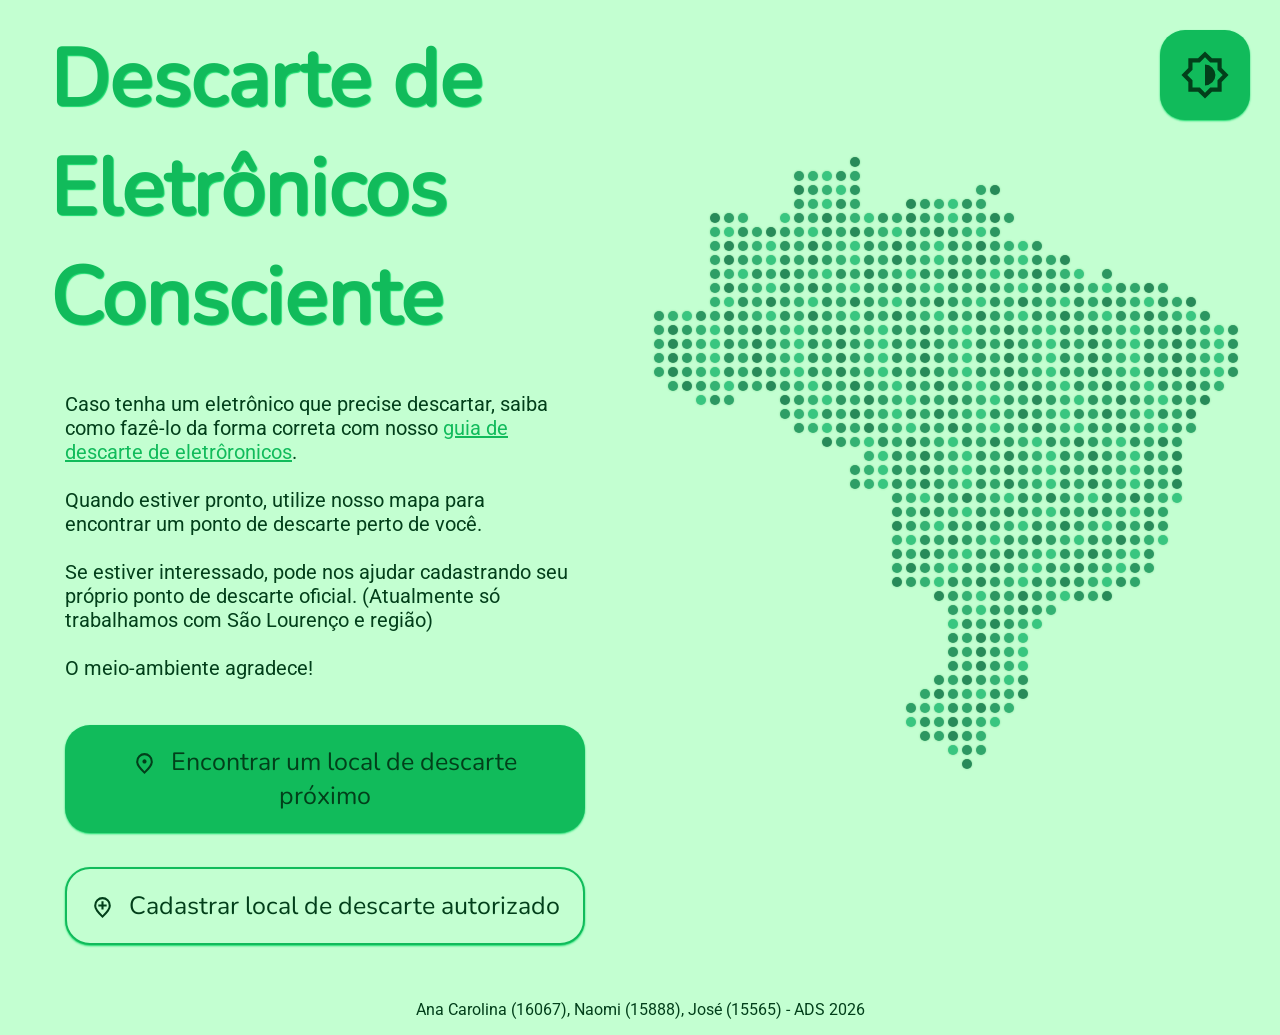
<file: index.html>
<!doctype html>
<link rel="stylesheet" href="style.css">

<html lang="pt-BR">
  
<head>
    <meta charset="utf-8">
    <meta name="viewport" content="width=device-width, initial-scale=1">
    <title>Descarte Consciente</title>
    <link rel="icon" href="imgs/recicle.png">
    <script src="scripts/theme.js" defer></script>
</head>

<body>

<main>
<div class="split">
    <div class="column">

        <!-- Title -->
        <div class = "title">
            <h1>
                Descarte de <br> 
                Eletrônicos <br> 
                Consciente
            </h1>
        </div>
        
        <!-- Paragraph -->
        <div class="text">
            Caso tenha um eletrônico que precise descartar, saiba como fazê-lo da forma correta com nosso
            <a href = "docs/Guia de Descarte.pdf">guia de descarte de eletrôronicos</a>.
            <br>
            <br>
            Quando estiver pronto, utilize nosso mapa para encontrar um ponto de descarte perto de você.
            <br>
            <br>
            Se estiver interessado, pode nos ajudar cadastrando seu próprio ponto de descarte oficial.
            (Atualmente só trabalhamos com São Lourenço e região)
            <br>
            <br>
            O meio-ambiente agradece!
        </div>

        <!-- Buttons -->
        <div class="container">
            <button onclick="window.location.href='map.php'">
                
                <svg class="icon">
                <use href="icons.svg#iconPin"></use>
                </svg> 
                Encontrar um local de descarte próximo
                
            </button>
            <br>
            <br>

            <div class="button2">
            <button onclick="window.location.href='form.html'">
                
                <svg class="icon">
                    <use href="icons.svg#iconPinPlus"></use>
                </svg> 

                Cadastrar local de descarte autorizado
                
            </button>
            </div>
            
        </div>
    </div>

    <div class= "column">

    <div class="smallButton">
        <button id="toggle"> 
            <svg class="icon">
                <use href="icons.svg#iconToggle"></use>
            </svg>    
        </button>
        
    </div> 
        <!-- Brazil Map -->

        <!-- The container where JS will inject all dot elements.
            Its dimensions are set programmatically by map.js. -->
        <div id="map-canvas"></div>

        <!-- Tooltip element — shown briefly after a dot is clicked.
            Visibility is toggled via the data-visible attribute in JS. -->
        <!--div id="tooltip"></div-->

        <!-- Dot-map script — deferred so the DOM is ready when it runs -->
        <script src="scripts/dotMap.js" defer></script>

    </div>
</main>

<footer>
    <p> <br> Ana Carolina (16067), Naomi (15888), José (15565) - ADS 2026 </p>  
</footer>

</body>
</html>
</file>
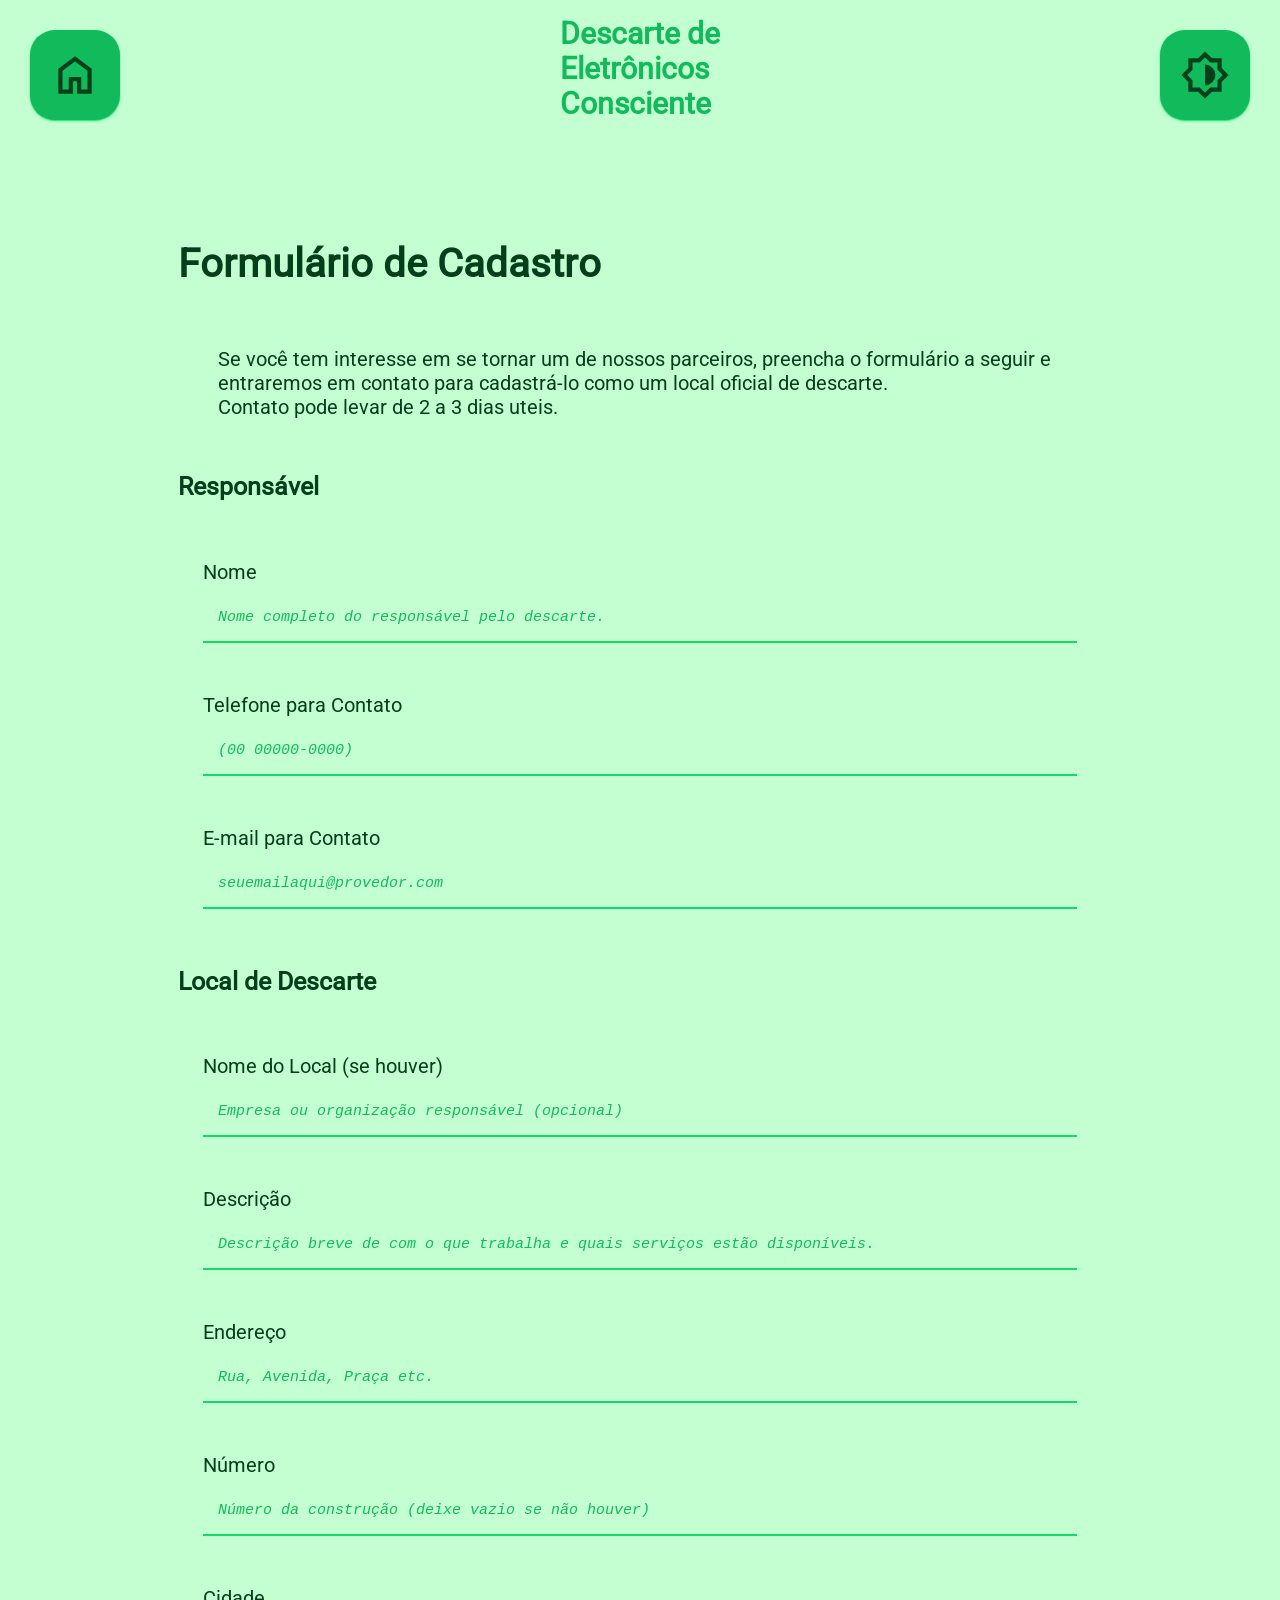
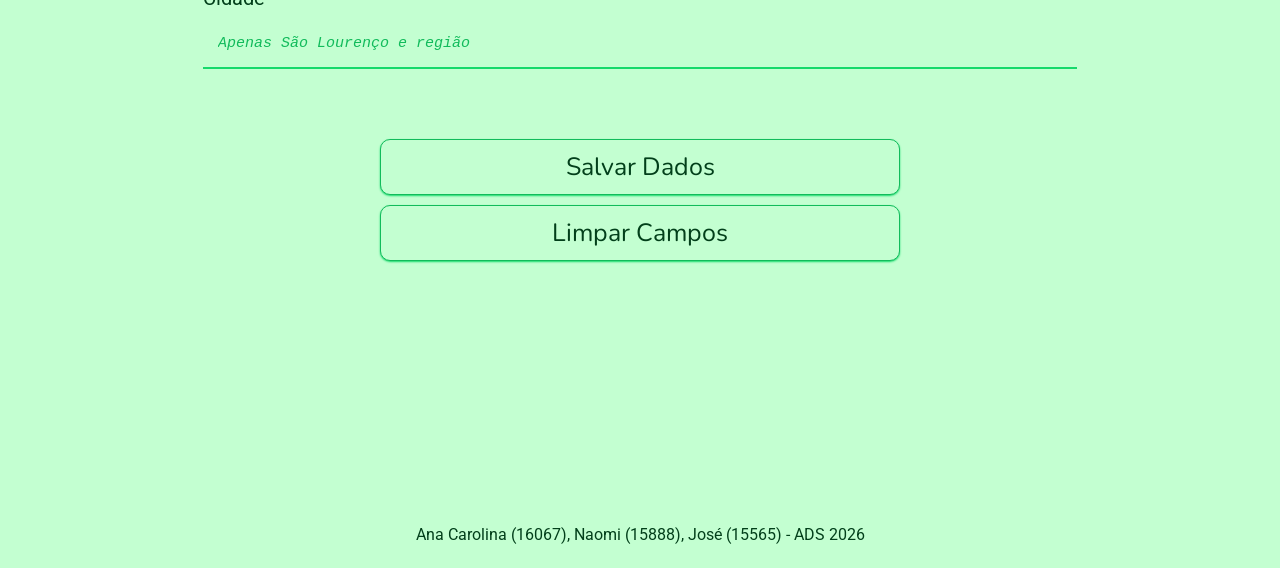
<file: form.html>
<!doctype html>
<link rel="stylesheet" href="style.css">
<html lang="pt-BR">
  
<head>
    <meta charset="utf-8">
    <meta name="viewport" content="width=device-width, initial-scale=1">
    <title>Descarte Consciente</title>
    <link rel="icon" href="imgs/recicle.png">
    <script src="scripts/theme.js" defer></script>
</head>

<body> 
<header>
    <div class="smallButton">
        <button onclick="window.location.href='index.html'"> 
           <svg class="icon">
                <use href="icons.svg#iconHome"></use>
            </svg> 
        </button>
    </div>
    
    <div class="bar">
        <h2>
            Descarte de <br>
            Eletrônicos <br>
            Consciente <br>
            </h2>
    </div>

    <div class="smallButton">
    <button id="toggle"> 
        <svg class="icon">
            <use href="icons.svg#iconToggle"></use>
        </svg>      
    </button>
    </div>
</header>

<main>

    <div class="form">
        <div class="bg">
            <h3> Formulário de Cadastro </h3>
            <div class="box">
            Se você tem interesse em se tornar um de nossos parceiros, preencha o formulário a seguir e entraremos em contato para
            cadastrá-lo como um local oficial de descarte. <br> Contato pode levar de 2 a 3 dias uteis.
            </div>

                <form method="post" action="cadastro.php">
                <h4> Responsável </h4>
            
            <div class = "field">
                <label for="nome">Nome</label>
                <input type="text" name="nome" placeholder="Nome completo do responsável pelo descarte." required>
            </div>

            <div class="field">
                <label for="telefone">Telefone para Contato</label>
                <input type="number" name="telefone" placeholder="(00 00000-0000)">
            </div>

            <div class="field">
                <label for="email">E-mail para Contato</label>
                <input type="text" name="email" placeholder="seuemailaqui@provedor.com">
            </div>
            
            <h4> Local de Descarte </h4>
            <div class="field">
                <label for="nomeLocal">Nome do Local (se houver)</label>
                <input type="text" name="nomeLocal" placeholder="Empresa ou organização responsável (opcional)">
            </div>
            
            <div class="field">
                <label for="desc">Descrição</label>
                <input type="text" name="desc" placeholder="Descrição breve de com o que trabalha e quais serviços estão disponíveis." required>
            </div>
           
            <div class="field">
                <label for="local">Endereço</label>
                <input type="text" name="local" placeholder="Rua, Avenida, Praça etc." required>
            </div>

            <div class="field">
                <label for="numero">Número</label>
                <input type="number" name="numero" placeholder="Número da construção (deixe vazio se não houver)">
            </div>

            <div class="field">
                <label for="cidade">Cidade</label>
                <input type="text" name="cidade" placeholder="Apenas São Lourenço e região">
            </div>
            
            <div class="container">
            <div class="field">
                <button type="submit" class="btn_line" >Salvar Dados</button>
                <button type="reset" class="btn_line">Limpar Campos</button>
            </div>
            </div>
        </form>  
    </div>
</main>

<footer>

    <p> <br> Ana Carolina (16067), Naomi (15888), José (15565) - ADS 2026 </p>
    
</footer>

</body>
</file>
<file: style.css>
/* Palette */

:root {
  --salem-0: #c3ffd1;
  --salem-1: #52c56b;
  --salem-2: #16d96b;
  --salem-3: #11bb5b;
  --salem-4: #09853f;
  --salem-5: #045928;
  --salem-6: #023f1a;
  --salem-7: #084115;
  --salem-8: #000e03;
}

/* Custom Fonts */

@font-face {
    font-family: "MajorMono"; 
    font-weight: normal;
    font-style: normal;
    src: url("fonts/MajorMonoDisplay.ttf") format("truetype"); 
}

@font-face {
    font-family: "Nunito"; 
    font-weight: normal;
    font-style: normal;
    src: url("fonts/Nunito.ttf") format("truetype"); 
}

@font-face {
    font-family: "DM-Mono-L";
    font-weight: normal;
    font-style: normal;
    src: url("fonts/DMMono-Light.ttf") format("truetype"); 
}

@font-face {
    font-family: "DM-Mono-M"; 
    font-weight: bold;
    font-style: normal;
    src: url("fonts/DMMono-Medium.ttf") format("truetype"); 
}

@font-face {
    font-family: "Robotto"; 
    font-weight: normal;
    font-style: normal;
    src: url("fonts/Robotto.ttf") format("truetype"); 
}

@font-face {
    font-family: "ZillaB"; 
    font-weight: normal;
    font-style: normal;
    src: url("fonts/ZillaSlabHighlight-Bold.ttf") format("truetype"); 
}

/* Light and Dark Mode */

:root {
--bg: var(--salem-0);
--title: var(--salem-3);
--text: var(--salem-6);
--highlight: var(--salem-3);
--shadow: var(--salem-2);
--alt: var(--salem-2);
--bttBg: var(--salem-2);
}

html.dark {
--bg: var(--salem-8);
--title: var(--salem-2);
--text: var(--salem-0);
--highlight: var(--salem-3);
--shadow: var(--salem-4);
--alt: var(--salem-6);
--bttBg: var(--salem-2);

    input {
    background-color: var(--bg);
    border: none;
    border-bottom: 2px solid var(--shadow);
    color: var(--highlight);
    }

    input::placeholder {
        color: var(--text);
    }

    /* hover state */
    input:hover {
        background-color: var(--text);
        box-shadow: 4px 4px 30px var(--shadow);
    } 

    input:hover::placeholder {
    color: var(--bg);
}   
}

body {
font-family: "Robotto";  
margin: 0;
background-color: var(--bg);
color: var(--text);

}
/* Header */

header{
    background-color: var(--bg);
    position: fixed;
    width: 100%;
    top: 0;
    z-index: 1000;
    display: flex;
    justify-content: space-between;
}

/* Title */
    
h1{
    font-family: "Nunito";
    font-size: 80px;
    padding-inline-start: 10px;
    margin: 10px;
    background-color: var(--bg);
    padding: 5px;
    color: var(--title);
    text-shadow: 1px 1px 1px var(--shadow);
}

h2{
    font-family: "Robotto";
    font-size: 30px;
    margin: 1px;
    text-align: left; 
    width: auto; 
    background-color: var(--bg);
    padding: 5px;
    color: var(--highlight);
}

h3{
    font-size: 40px;
}

h4{
    font-size: 25px;
    text-align: left;
}

/* Divs */

.split {
  display: grid;
  grid-template-columns: 1fr 1fr; /* two equal columns */
  gap: 5px;
}

.title{
    margin: 10px;
    margin-left: 35px;
    display: flex;
    flex:1;
    gap: 20px;
}

.split img {
    width: 100%;
    height: auto;
}

.container {
    width: 80%;
    padding: 15px;
    text-align: center;
    font-size: 20px;
    margin: auto;
}

.bar {
    display: inline-block;
    padding: 10px;
    text-align: justify;
    display: flex;
}

.text {
    margin: 10px;
    margin-left: 50px;
    padding: 15px;
    color: var(--text);
    font-size: 20px;
    font-family: "Robotto";
}

.smallButton {
    display: block;
    text-align: right;
    padding: 30px;
    padding-bottom: 0;
}

.smallButton button{
    min-width: 80px;
    margin: 0;
}

.bg{
    font-size: 25px;
    padding: 50px;
}

.box{
    padding: 20px;
    font-size: 20px;
    margin: 20px;
    background-color: var(--bg);
}

.form{
    width: 80%;
    margin: 150px auto;
}

.field{
    width: 100%;
    padding: 25px;
    box-sizing: border-box;
}

.field button{
    padding: 10px;
    border-radius: 10px;
    border: 1px solid var(--highlight);
    background-color: var(--bg);
    color: var(--text);
}

.miniIMG img {
    width: 400px;
    border: 2px solid var(--highlight);
    border-radius: 20px;
}

.smallButton .icon{
    width: 50px;
    height: 50px;
    display:block;
    margin-right: 0px;
    }

.icon {
  width: 25px;
  height: 25px;
  display: inline-block;
  vertical-align: middle;
  margin-right: 8px;
}

/* --- Canvas that holds all dots --- */
#map-canvas {
  position: relative;   /* dots are absolutely positioned inside */
  /* width/height are set by JS to match the SVG viewBox */
}

/* --- Individual dot --- */
.dot {
  position: absolute;
  width: 10px;           /* base diameter */
  height: 10px;
  border-radius: 50%;   /* makes it a circle */
  transform: translate(-50%, -50%); /* centre the dot on its coordinate */
  cursor: pointer;
  transition:
    width       0.15s ease,
    height      0.15s ease,
    background  0.15s ease,
    box-shadow  0.15s ease;

  /* default colour — muted teal */
  background: #2e9e53;
  box-shadow: 0 0 2px rgba(46, 158, 74, 0.4);
}

/* --- Hover state: dot grows 2 px larger and brightens --- */
.dot:hover {
  width: 8px;           /* 4px base + 2px = 6px */
  height: 8px;
  background: #56d4f5;  /* bright cyan highlight */
  box-shadow: 2px 2px 200px var(--shadow) !important;
  z-index: 10;          /* float above neighbours */
}

/* --- "Active" (clicked) state — brief amber accent --- */
.dot.active {
  background: #f5a623;
  box-shadow: 0 0 8px rgba(245,166,35,0.9);
}

/* --- Tooltip shown on click --- */
#tooltip {
  position: fixed;
  bottom: 2rem;
  left: 50%;
  transform: translateX(-50%);
  background: rgba(10,14,26,0.92);
  border: 1px solid #2e7d9e;
  color: #c8d8f0;
  font-size: 0.7rem;
  letter-spacing: 0.1em;
  padding: 0.5rem 1rem;
  border-radius: 3px;
  pointer-events: none;  /* never intercepts mouse events */
  opacity: 0;
  transition: opacity 0.2s ease;
  white-space: nowrap;
}

/* Tooltip becomes visible when JS sets this attribute */
#tooltip[data-visible="true"] {
  opacity: 1;
}

/* Button */

button {
    background-color: var(--highlight);
    border: none;
    border-radius: 25px;
    color: var(--text);
    font-family: "Nunito";
    margin: 5px;
    padding: 20px;
    font-size: 25px;
    width: auto;
    cursor: pointer;
    box-shadow: 0 1px 2px var(--shadow);
    min-width: 520px;
}

button:hover {
    background-color: var(--bttBg);
    
    box-shadow: 4px 4px 30px var(--shadow);
}

.button2 button {
    background-color: var(--bg);
    border: 2px solid var(--highlight);
    border-radius: 25px;
    color: var(--text);
    font-family: "Nunito";
    margin: 5px;
    padding: 20px;
    font-size: 25px;
    width: auto;
    min-width: 520px;
    cursor: pointer;
    box-shadow: 0 1px 2px var(--shadow);
}

.button2 button:hover {
    border: 2px solid var(--text);
    color: var(--text);
    box-shadow: 4px 4px 30px var(--shadow);
}

a{
    font-family: "Robotto";
    text-align: center;
    color: var(--highlight);
    cursor: pointer;
}

a:hover {
        background-color: var(--highlight);
        color: var(--bg);
    }

a:visited {
    color: var(--highlight);
}

a:visited:hover {
    background-color: var(--highlight);
    color: var(--bg);
}

/* Form */

input {
    background-color: var(--bg);
    border: none;
    border-bottom: 2px solid var(--shadow);
    color: var(--highlight);
    font-family: "JetBrains Mono", "Fira Code", monospace;
    font-size: 15px;
    padding: 15px;
    width: 100%;
    display: block;
}

/* Fixes inputs getting out of div bound s*/
input, select, textarea {
    box-sizing: border-box;
}

input::placeholder {
    color: var(--highlight);
    font-family: "JetBrains Mono", "Fira Code", monospace;
    font-size: 15;
    font-style: italic;
}

/* hover state */
input:hover {
    background-color: var(--highlight);
} 

input:hover::placeholder {
    color: var(--bg);
}

/* typing state */
input:focus {
    background-color: var(--alt);
    color: var(--text);
    outline: none;  /* remove default outline */
}

label {
    display: block;
    font-size: 20px;
    margin-bottom: 10px;
}

/* Footer */
    
footer{
    text-align: center;
}

footer a{
    color: var(--text) !important;
    text-decoration: none;
}

/* Map */ 

#map{
    border: solid 2px var(--alt);
    height: 600px;
    width: 80%;
    margin: 50px auto;
    margin-top: 200px;
    border-radius: 20px;
    overflow: hidden;
    }

/*Popup*/
.leaflet-popup-content-wrapper {
    background-color: var(--bg)!important;
    color: var(--text);
    border-radius: 15px;
    border: 0px solid var(--highlight);
    box-shadow: none;
}
.leaflet-popup-tip {
    background-color: var(--bg)!important;
}
.leaflet-popup-close-button {
    background-color: var(--text) !important;
    border-radius: 8px;
    color: var(--bg) !important;
    font-size: 25px !important;
    padding: 2px 2px;
    padding-bottom: 2px;
    margin: 2px;
    line-height: 22px !important;
}
.leaflet-popup-content img {
    display: block;
    margin: 13px auto 0 auto;
    border-radius: 8px;
    width: 150px;
}
.leaflet-popup-content {
    margin: 8px;
    width: 160px !important;
    word-wrap: break-word;
    text-align: center;
}
.leaflet-popup-content h3 {
    font-size: 16px;
    text-align: center;
    margin: 8px 0 4px 0;
    color: var(--text);
}
.leaflet-popup-content p {
    font-size: 10px;
    text-align: center;
    margin: 8px 0 0px 0;
    color: var(--text);
}

.leaflet-popup-content button{
    padding: 10px;
    border-radius: 10px;
    border: 1px solid var(--highlight);
    background-color: var(--bg);
    color: var(--text);
    font-size: 15px;
    min-width: 30px;
}

/* Table */

.table {
    width: 80%;
    margin :auto;
    justify-content: center;
}

table {
    font-size: 20px;
    margin: 10px auto;
    width: 100%;
}

table td, th {
    overflow-wrap: anywhere;
    word-wrap: break-word;
    border-bottom: 1px solid var(--highlight) ;
    padding: 30px;
    text-align: left;
}

.table button{
    min-width: 50px;
}

.table a {
    text-decoration: none;
}

/* Spinner */

.spinner {
  width: 50px;
  height: 50px;
  animation: spin 1s linear infinite;
}

@keyframes spin {
  from {
    transform: rotate(0deg);
  }
  to {
    transform: rotate(360deg);
  }
}

/* Display Size-Porting */
</file>
